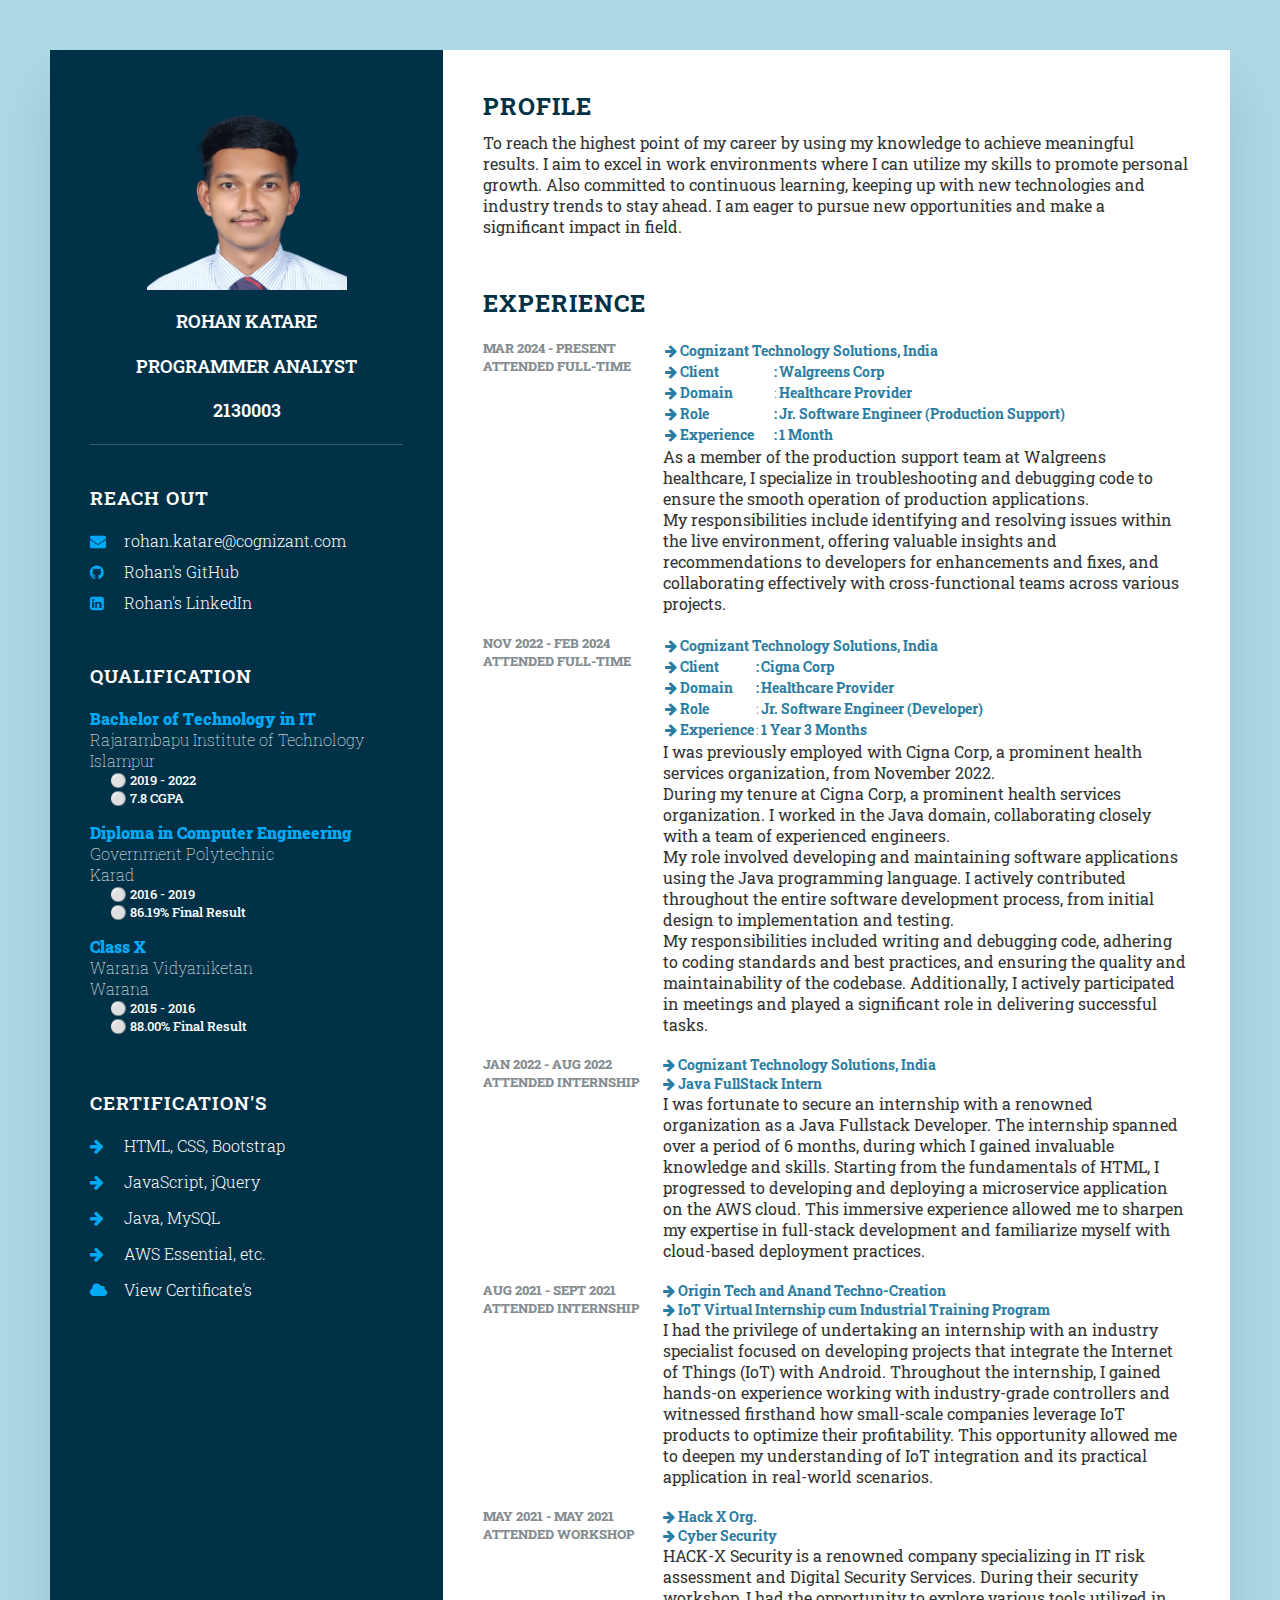
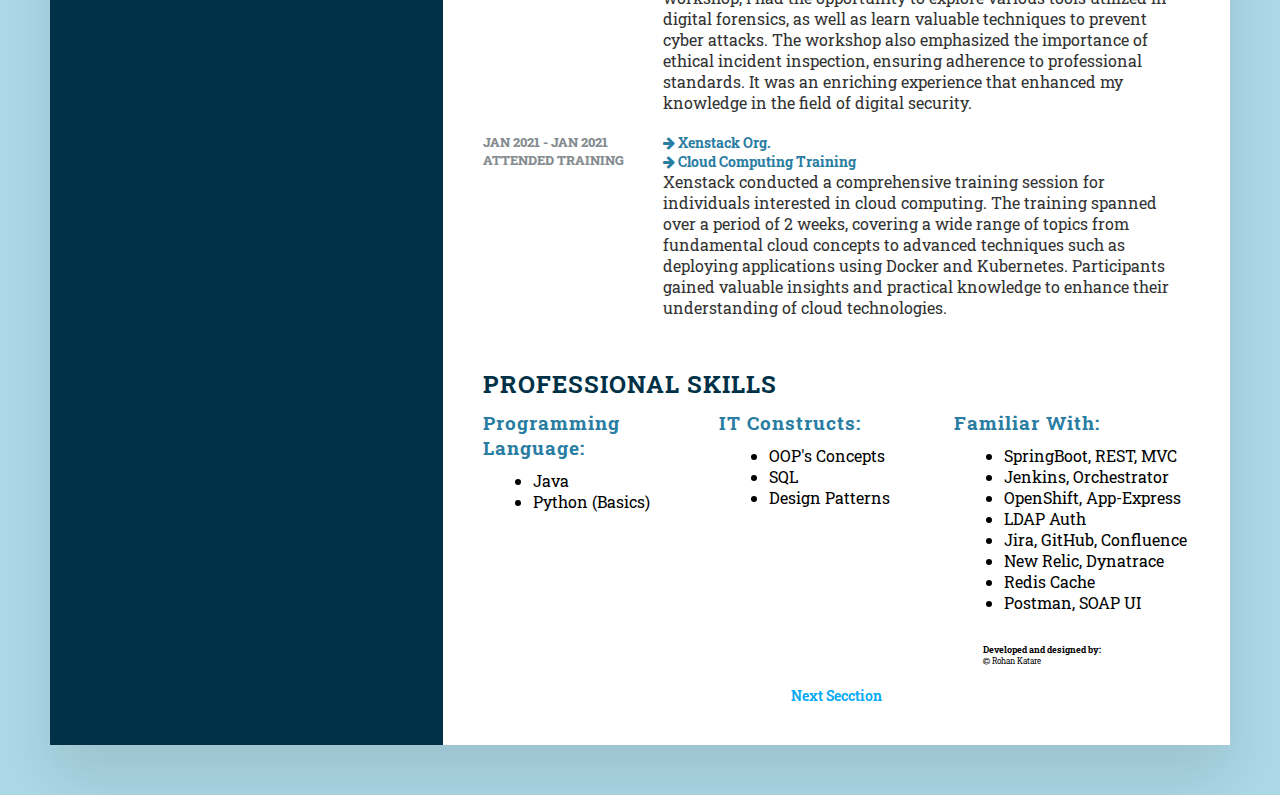
<file: resume/org/index.html>
<!DOCTYPE html>
<html lang="en">

<head>
    <meta charset="UTF-8">
    <meta name="description" 
          content="Open in chrome app for better view.">
    <meta name="keywords" 
          content="HTML,CSS">
    <meta name="author" 
          content="Rohan Katare">
    <!-- <meta http-equiv="X-UA-Compatible" 
          content="IE=edge"> -->
    <meta name="viewport" 
          content="width=device-width, initial-scale=1">
    <title>Rohan's Resume</title>
    <link rel="icon" 
          type="image/png" 
          href="../comp/logo.png">
    <link rel="stylesheet" 
          href="https://cdnjs.cloudflare.com/ajax/libs/font-awesome/4.7.0/css/font-awesome.css"
          integrity="sha512-5A8nwdMOWrSz20fDsjczgUidUBR8liPYU+WymTZP1lmY9G6Oc7HlZv156XqnsgNUzTyMefFTcsFH/tnJE/+xBg=="
          crossorigin="anonymous" 
          referrerpolicy="no-referrer" />
    <link rel="stylesheet" 
          href="../comp/style.css" type="text/css">
</head>

<body>

    <!-- Starting themain container -->
    <div class="container">


        <!-- Starting of left side section  -->
        <div class="left_side">


            <!-- Adding profile image and content -->
            <div class="profileText">
                <div class="imgBx">
                    <img src="../comp/self_tr.png" alt="Rohan Katare" onContextMenu="return false;">
                </div>
                <h2> Rohan Katare </h2>
                <h2> Programmer Analyst </h2>
                <h2> 2130003 </h2>
            </div>
            <!-- Profile section over -->




            <!-- Starting of contact section -->
            <div class="contactInfo">
                <h3 class="title">Reach Out</h3>
                <ul>
                    <!-- <li>
                        <span class="icon"><i class="fa fa-phone" aria-hidden="true"></i></span>
                        <span class="text">+91 xxxxxxxxxx</span>
                    </li> -->

                    <li>
                        <span  class="icon"><i class="fa fa-envelope" aria-hidden="true"></i></span>
                        <span  class="text">
                            <a href="mailto:rohan.katare@cognizant.com">
                                rohan.katare@cognizant.com
                            </a>
                        </span>
                    </li>

                    <li>
                        <span  class="icon"><i class="fa fa-github" aria-hidden="true"></i></span>
                        <span  class="text">
                            <a rel="noopener" 
                               href="https://github.com/RohanWork" 
                               target="_blank">
                                Rohan's GitHub
                            </a>
                        </span>
                    </li>

                    <li>
                        <span  class="icon"><i class="fa fa-linkedin-square" aria-hidden="true"></i></span>
                        <span  class="text">
                            <a rel="noopener" 
                               href="https://in.linkedin.com/in/rohan-k-30b3b0218?trk=people-guest_people_search-card"
                               target="_blank">Rohan's LinkedIn
                            </a>
                        </span>
                    </li>
                </ul>
            </div>
            <!-- End of contact information section -->



            <!-- Starting of education information section -->
            <div class="contactInfo education">
                <h3 class="title">Qualification</h3>
                <ul>
                    <li>
                        <h4>Bachelor of Technology in IT</h4>
                        <h4>Rajarambapu Institute of Technology
                        <br>Islampur</h4>
                        <h5 class="li_spacing">⚪ 2019 - 2022</h5>
                        <h5 class="li_spacing">⚪ 7.8 CGPA</h5>
                    </li>

                    <li>
                        <h4>Diploma in Computer Engineering</h4>
                        <h4>Government Polytechnic
                        <br>Karad</h4>
                        <h5 class="li_spacing">⚪ 2016 - 2019</h5>
                        <h5 class="li_spacing">⚪ 86.19% Final Result</h5>
                    </li>

                    <li>
                        <h4>Class X</h4>
                        <h4>Warana Vidyaniketan
                        <br>Warana
                        </h4>
                        <h5 class="li_spacing"> ⚪ 2015 - 2016</h5>
                        <h5 class="li_spacing"> ⚪ 88.00% Final Result</h5>
                    </li>
                </ul>
            </div>
            <!-- End of education information section  -->



            <!-- Starting of education information section -->
            <div class="contactInfo education">
                <h3 class="title">Certification's</h3>
                <ul>
                    <li>
                        <span class="icon"><i class="fa fa-arrow-right" aria-hidden="true"></i></span>
                        <span class="text">HTML, CSS, Bootstrap</span>
                    </li>
                    <li>
                        <span class="icon"><i class="fa fa-arrow-right" aria-hidden="true"></i></span>
                        <span class="text">JavaScript, jQuery</span>
                    </li>
                    <li>
                        <span class="icon"><i class="fa fa-arrow-right" aria-hidden="true"></i></span>
                        <span class="text">Java, MySQL</span>
                    </li>
                    <li>
                        <span class="icon"><i class="fa fa-arrow-right" aria-hidden="true"></i></span>
                        <span class="text">AWS Essential, etc.</span>
                    </li>
                    <li>
                        <span class="icon"><i class="fa fa-cloud" aria-hidden="true"></i></span>
                        <span class="text"><a rel="noopener" href="https://drive.google.com/drive/folders/10rfqyxVENRtgfe1qqlviIvshdRR1Pgi-?usp=sharing" target="_blank"> View Certificate's </a> </span>
                    </li>
                </ul>
            </div>
            <!-- End of education information section  -->

        </div>
        <!-- End of left side navigation section -->





        <!-- Started right side navigation section -->
        <div class="right_side">

            <div class="about">
                <h2 class="title2">Profile</h2>
                <p>
                    To reach the highest point of my career by using my knowledge to achieve meaningful results. 
                    I aim to excel in work environments where I can utilize my skills to promote personal growth. 
                    Also committed to continuous learning, keeping up with new technologies and industry trends to stay ahead. 
                    I am eager to pursue new opportunities and make a significant impact in field.
                </p>
            </div>


            <!-- Starting of experience section -->
            <div class="about">
                <h2 class="title2">Experience</h2>
<!-------------------------------------------------------Add experiences from below line------------------------------------------------------->

                <!-- Experience 6 -->
                <div class="box">
                    <div class="year_company">
                        <h5>Mar 2024 - Present</h5>
                        <h5>Attended Full-Time</h5>
                    </div>
                    <div class="text">
                        <table class="custom">
                            <tr>
                                <td colspan="3">
                                    <h5>
                                        <span class="icon"><i class="fa fa-arrow-right" aria-hidden="true"></i></span>
                                        Cognizant Technology Solutions, India
                                    </h5>
                                </td>
                            </tr>
                            <tr>
                                <td colspan="1">
                                    <h5>
                                        <span class="icon"><i class="fa fa-arrow-right" aria-hidden="true"></i></span>
                                        Client
                                    </h5>
                                </td>
                                <td><h5>:</h5></td>
                                <td colspan="2">
                                    <h5> 
                                        Walgreens Corp 
                                    </h5> 
                                </td>
                            </tr>
                            <tr>
                                <td colspan="1">
                                    <h5>
                                        <span class="icon"><i class="fa fa-arrow-right" aria-hidden="true"></i></span>
                                        Domain
                                    </h5>
                                </td>
                                <td>:</td>
                                <td colspan="2">
                                    <h5>
                                        Healthcare Provider
                                    </h5>
                                </td>
                            </tr>
                            <tr>
                                <td colspan="1">
                                    <h5>
                                        <span class="icon"><i class="fa fa-arrow-right" aria-hidden="true"></i></span>
                                        Role
                                    </h5>
                                </td>
                                <td><h5>:</h5></td>
                                <td colspan="3">
                                    <h5>
                                        Jr. Software Engineer (Production Support)
                                    </h5>
                                </td>
                            </tr>
                            <tr>
                                <td colspan="1">
                                    <h5>
                                        <span class="icon"><i class="fa fa-arrow-right" aria-hidden="true"></i></span>
                                        Experience
                                    </h5>
                                </td>
                                <td><h5>:</h5></td>
                                <td colspan="2">
                                    <h5> 
                                        1 Month
                                    </h5> 
                                </td>
                            </tr>
                        </table>
                        <p>
                            As a member of the production support team at Walgreens healthcare, 
                            I specialize in troubleshooting and debugging code to ensure the smooth operation of production applications. 
                            <br>
                            My responsibilities include identifying and resolving issues within the live environment, 
                            offering valuable insights and recommendations to developers for enhancements and fixes, 
                            and collaborating effectively with cross-functional teams across various projects.
                        </p>
                    </div>
                </div>

                <!-- Experience 5 -->
                <div class="box">
                    <div class="year_company">
                        <h5>Nov 2022 - Feb 2024</h5>
                        <h5>Attended Full-Time</h5>
                    </div>
                    <div class="text">
                        <table class="custom">
                            <tr>
                                <td colspan="3">
                                    <h5>
                                        <span class="icon"><i class="fa fa-arrow-right" aria-hidden="true"></i></span>
                                        Cognizant Technology Solutions, India
                                    </h5>
                                </td>
                            </tr>
                            <tr>
                                <td colspan="1">
                                    <h5>
                                        <span class="icon"><i class="fa fa-arrow-right" aria-hidden="true"></i></span>
                                        Client
                                    </h5>
                                </td>
                                <td><h5>:</h5></td>
                                <td colspan="2">
                                    <h5> 
                                        Cigna Corp 
                                    </h5> 
                                </td>
                            </tr>
                            <tr>
                                <td colspan="1">
                                    <h5>
                                        <span class="icon"><i class="fa fa-arrow-right" aria-hidden="true"></i></span>
                                        Domain
                                    </h5>
                                </td>
                                <td><h5>:</h5></td>
                                <td colspan="2">
                                    <h5>
                                        Healthcare Provider
                                    </h5>
                                </td>
                            </tr>
                            <tr>
                                <td colspan="1">
                                    <h5>
                                        <span class="icon"><i class="fa fa-arrow-right" aria-hidden="true"></i></span>
                                        Role
                                    </h5>
                                </td>
                                <td>:</td>
                                <td colspan="2">
                                    <h5>
                                        Jr. Software Engineer (Developer)
                                    </h5>
                                </td>
                            </tr>
                            <tr>
                                <td colspan="1">
                                    <h5>
                                        <span class="icon"><i class="fa fa-arrow-right" aria-hidden="true"></i></span>
                                        Experience
                                    </h5>
                                </td>
                                <td>:</td>
                                <td colspan="2">
                                    <h5> 
                                        1 Year 3 Months 
                                    </h5> 
                                </td>
                            </tr>
                        </table>
                        <p>
                                <!-- <span class="icon"><i class="fa fa-arrow-right" aria-hidden="true"></i></span> -->
                                <!-- As a Junior Software Engineer at Cognizant, a global IT services and consulting company,  -->
                                I was previously employed with Cigna Corp, a prominent health services organization, from November 2022. 
                            <br>
                                <!-- <span class="icon"><i class="fa fa-arrow-right" aria-hidden="true"></i></span> -->
                                During my tenure at Cigna Corp, a prominent health services organization. 
                                I worked in the Java domain, collaborating closely with a team of experienced engineers. 
                            <br>
                                <!-- <span class="icon"><i class="fa fa-arrow-right" aria-hidden="true"></i></span> -->
                                My role involved developing and maintaining software applications using the Java programming language. 
                                I actively contributed throughout the entire software development process, from initial design to implementation and testing. 
                            <br>
                                <!-- <span class="icon"><i class="fa fa-arrow-right" aria-hidden="true"></i></span> -->
                                My responsibilities included writing and debugging code, adhering to coding standards and best practices, 
                                and ensuring the quality and maintainability of the codebase. 
                                Additionally, I actively participated in meetings and played a significant role in delivering successful tasks.
                        </p>
                    </div> 

                </div>

                <!-- Experience 4 -->
                <div class="box">
                    <div class="year_company">
                        <h5>Jan 2022 - Aug 2022</h5>
                        <h5>Attended Internship</h5>
                    </div>
                    <div class="text">
                        <h5><span class="icon"><i class="fa fa-arrow-right" aria-hidden="true"></i></span>  Cognizant Technology Solutions, India</h5>
                        <h5><span class="icon"><i class="fa fa-arrow-right" aria-hidden="true"></i></span>  Java FullStack Intern</h5>
                        <p> I was fortunate to secure an internship with a renowned organization as a Java Fullstack Developer. 
                            The internship spanned over a period of 6 months, during which I gained invaluable knowledge and skills. 
                            Starting from the fundamentals of HTML, I progressed to developing and deploying a microservice application on the AWS cloud. 
                            This immersive experience allowed me to sharpen my expertise in full-stack development and familiarize myself with cloud-based deployment practices.</p>
                    </div>
                </div>


                <!-- Experience 3 -->
                <div class="box">
                    <div class="year_company">
                        <h5>Aug 2021 - Sept 2021</h5>
                        <h5>Attended Internship</h5>
                    </div>
                    <div class="text">
                        <h5><span class="icon"><i class="fa fa-arrow-right" aria-hidden="true"></i></span>  Origin Tech and Anand Techno-Creation</h5>
                        <h5><span class="icon"><i class="fa fa-arrow-right" aria-hidden="true"></i></span>  IoT Virtual Internship cum Industrial Training Program</h5>
                        <p> I had the privilege of undertaking an internship with an industry specialist focused on developing projects that integrate the Internet of Things (IoT) with Android. 
                            Throughout the internship, I gained hands-on experience working with industry-grade controllers and witnessed firsthand how small-scale companies leverage IoT products 
                            to optimize their profitability. This opportunity allowed me to deepen my understanding of IoT integration and its practical application in real-world scenarios.</p>
                    </div>
                </div>


                <!-- Experience 2 -->
                <div class="box">
                    <div class="year_company">
                        <h5>May 2021 - May 2021</h5>
                        <h5>Attended Workshop</h5>
                    </div>
                    <div class="text">
                        <h5><span class="icon"><i class="fa fa-arrow-right" aria-hidden="true"></i></span>  Hack X Org.</h5>
                        <h5><span class="icon"><i class="fa fa-arrow-right" aria-hidden="true"></i></span>  Cyber Security</h5>
                        <p> HACK-X Security is a renowned company specializing in IT risk assessment and Digital Security Services. 
                            During their security workshop, I had the opportunity to explore various tools utilized in digital forensics, 
                            as well as learn valuable techniques to prevent cyber attacks. The workshop also emphasized the importance of 
                            ethical incident inspection, ensuring adherence to professional standards. It was an enriching experience that 
                            enhanced my knowledge in the field of digital security.</p>
                    </div>
                </div>


                <!-- Experience 1 -->
                <div class="box">
                    <div class="year_company">
                        <h5>Jan 2021 - Jan 2021</h5>
                        <h5>Attended Training</h5>
                    </div>
                    <div class="text">
                        <h5><span class="icon"><i class="fa fa-arrow-right" aria-hidden="true"></i></span>  Xenstack Org.</h5>
                        <h5><span class="icon"><i class="fa fa-arrow-right" aria-hidden="true"></i></span>  Cloud Computing Training</h5>
                        <p> Xenstack conducted a comprehensive training session for individuals interested in cloud computing. 
                            The training spanned over a period of 2 weeks, covering a wide range of topics from fundamental cloud concepts 
                            to advanced techniques such as deploying applications using Docker and Kubernetes. Participants gained valuable insights 
                            and practical knowledge to enhance their understanding of cloud technologies.</p>
                    </div>
                </div>


            </div>
            <!-- End of experience section -->



            <!-- Starting of professional skills section -->
            <div>
                <h2 class="title2">Professional Skills</h2>
                <div class="container2">
                    
                    <div class="left_side2">
                        <div>
                            <h3 class="text1">Programming Language:</h3>
                            <ul>
                                <li>Java</li>
                                <li>Python (Basics)</li>
                                <!-- <li>JavaScript</li> -->
                                <!-- <li>C, C++, and C#</li> -->
                            </ul>
                        </div>
                    </div>
                    <!-- End of left side navigation section -->


                    <div class="mid2">
                        <div>
                            <h3 class="text1">IT Constructs:</h3>
                            <ul>
                                <!-- <li>DS and Algo</li> -->
                                <li>OOP's Concepts</li>
                                <!-- <li>Operating System</li> -->
                                <li>SQL</li>
                                <!-- <li>OS and DBMS</li> -->
                                <li>Design Patterns</li>
                            </ul>
                        </div>
                    </div>
                    <!-- End of left side navigation section -->


                    <div class="right_side2">
                        <div>
                            <h3 class="text1">Familiar With:</h3>
                            <ul>
                                <!-- <li>SpringBoot and React</li> -->
                                <!-- <li>HTML, CSS, and Bootstrap</li> -->
                                <!-- <li>IoT and Android</li> -->
                                <li>SpringBoot, REST, MVC</li>
                                <li>Jenkins, Orchestrator</li>
                                <li>OpenShift, App-Express</li>
                                <li>LDAP Auth</li>
                                <li>Jira, GitHub, Confluence</li>
                                <li>New Relic, Dynatrace</li>
                                <!-- <li>jUnit</li> -->
                                <li>Redis Cache</li>
                                <!-- <li>CyberSecurity</li> -->
                                <li>Postman, SOAP UI</li>
                            </ul>
                        </div>
                    </div>
                    <!-- End of sub-right side navigation section -->

                </div>
                <!-- End of sub container -->


            </div>
            <!-- End of professional Skills -->


            <!-- Starting of copyright section -->
            <div>
                <div class="container3">
                    <div class="left_side3">
                        <div>
                            <br>
                            <br>
                            <br>
                            <h3 class="text1">Developed and designed by:</h3>
                            <i class="fa fa-copyright" aria-hidden="true"></i> Rohan Katare
                        </div>
                    </div>
                </div>
                <!-- End of sub container -->

                <div class="button-center">
                    <button type="submit" onclick="window.location.href='../comp/support.html'"> Next Secction </button>
                </div>
            </div>
            <!-- End of copyright section -->


        </div>
        <!-- End of right side navigation section -->


    </div>
    <!-- End of main container -->

<script src="../comp/script.js"></script>

</body>

</html>
</file>
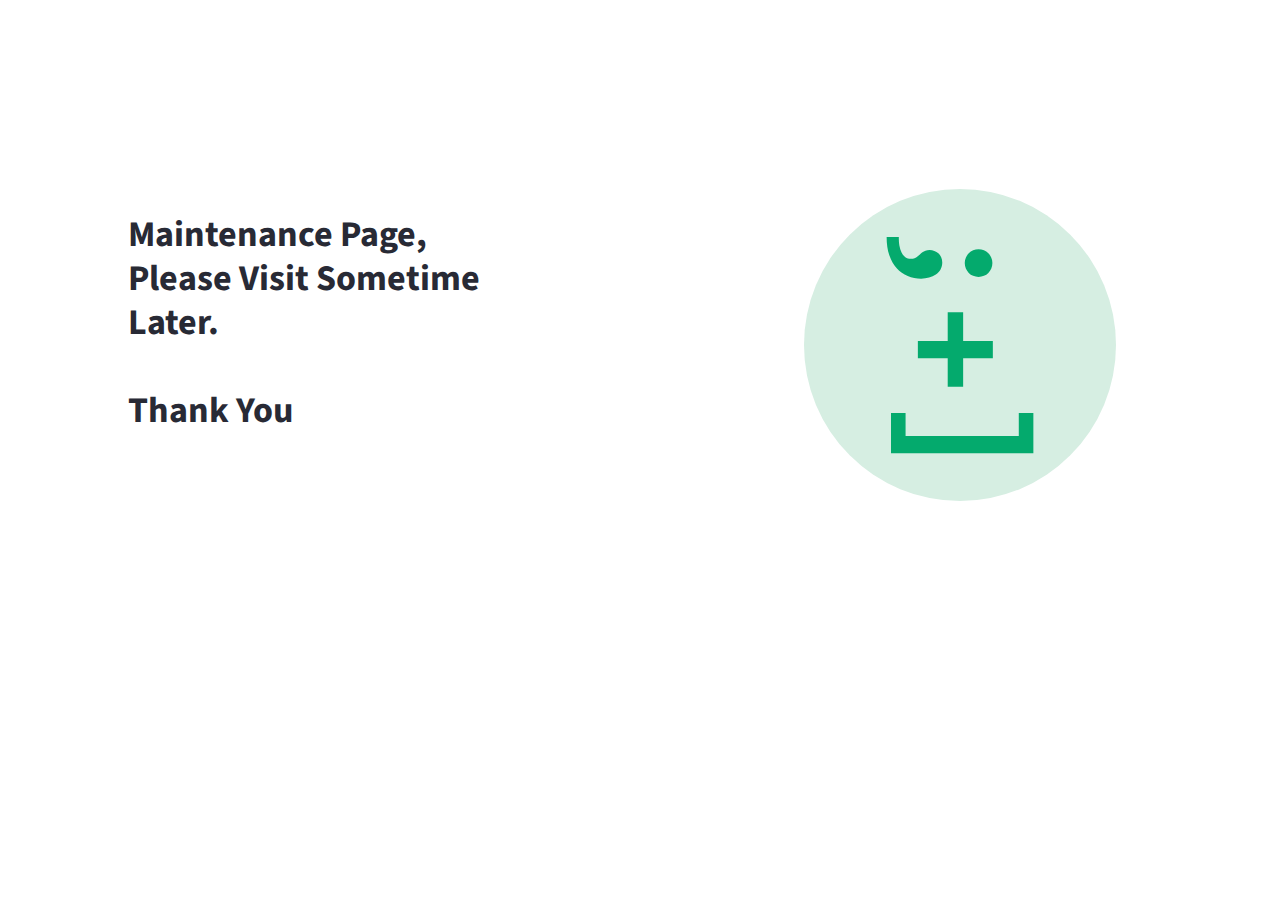
<file: resume/maintenance-page.html>
<html lang="en"><head>
    <meta charset="utf-8">
    <meta name="viewport" content="width=device-width,initial-scale=1">
    <link rel="icon" type="image/png" href="https://visitspace.w3spaces.com/resume_material/logo.png">
    <meta name="theme-color" content="#ffffff">
    <meta name="description" content="This preview session has expired.">
    <title>440 - Session Expired | W3 Spaces</title>
    <style>
      @import url("https://fonts.googleapis.com/css?family=Source+Sans+Pro:300,400,500,600,700");
      html,
      body {
        font-family: "Source Sans Pro", sans-serif;
        -webkit-font-smoothing: antialiased;
        -moz-osx-font-smoothing: grayscale;
        margin: 0;
        padding: 0;
        background-color: #ffffff;
      }
      .header {
        padding: 40px 50px;
      }
      @media only screen and (max-width: 650px) {
        .header {
          padding: 40px 20px;
        }
      }
      .body {
        *zoom: 1;
        padding-top: 109px;
      }
      @media only screen and (max-width: 650px) {
        .body {
          padding: 0px;
        }
      }      
      .body:before,
      .body:after {
        display: table;
        content: "";
        line-height: 0;
      }
      .body:after {
        clear: both;
      }
      .body > .-info-text {
        float: left;
        display: block;
        width: 50%;
      }
      @media only screen and (max-width: 650px) {
        .body > .-info-text {
          width: 100%;
        }
      }
      .body > .-info-text > .-inner-wrp {
        width: 60%;
        display: block;
        margin: 0 auto;
      }
      @media only screen and (max-width: 650px) {
        .body > .-info-text > .-inner-wrp {
          width: 90%;
          padding-left: 20px;
          margin: 0;
        }
      }
      .body > .-info-text > .-inner-wrp > .-pre-headline {
        font-style: normal;
        font-weight: normal;
        font-size: 30px;
        line-height: 36px;
        display: flex;
        align-items: center;
        color: #282a35;
      }
      .body > .-info-text > .-inner-wrp > .-headline {
        font-style: normal;
        font-weight: bold;
        font-size: 36px;
        line-height: 44px;
        display: flex;
        align-items: center;
        color: #282a35;
      }
      .body > .-info-text > .-inner-wrp > .-post-headline,
      .body > .-info-text > .-inner-wrp > .-details {
        font-style: normal;
        font-weight: normal;
        font-size: 16px;
        line-height: 21px;
        color: #152536;
        opacity: 0.7;
      }
      .body > .-info-text > .-inner-wrp > .-post-headline > .-homepage-link {
        color: #152536 !important;
      }
      .-helpful-links-header {
        margin-top: 20px;
      }
      .-helpful-links-header  ul {
        padding-left: 25px;
      }
      .-helpful-links-header-text {
        font-weight: 600;
      }
      .-helpful-link-item {
        color: #152536 !important;
      }
      .body > .-info-text > .-inner-wrp > .-details {
        font-weight: bold;
        opacity: 1;
        padding-top: 20px;
      }
      .body > .-img-wrp {
        float: left;
        display: block;
        width: 50%;
      }
      @media only screen and (max-width: 650px) {
        body .body > .-img-wrp {
          display: none;
        }
      }
      .body > .-img-wrp > .-circle {
        position: relative;
        display: block;
        margin: 0 auto;
        width: 312px;
        height: 312px;
        background-color: #d6eee2;
        -webkit-border-radius: 50%;
        -moz-border-radius: 50%;
        border-radius: 50%;
        -moz-background-clip: padding;
        -webkit-background-clip: padding-box;
        background-clip: padding-box;
      }
      .body > .-img-wrp > .-circle > .-smile-icon {
        width: 148px;
        height: 217px;
        position: absolute;
        top: 50%;
        left: 50%;
        margin-top: -108.5px;
        margin-left: -74px;
      }
    </style>

    
  </head>
  <body>
    <div class="header">
      <!-- <div class="-logo-wrp">
        <a href="https://www.w3schools.com"><svg width="40" height="38" viewBox="0 0 40 38" fill="none" xmlns="http://www.w3.org/2000/svg">
            <g clip-path="url(#clip0)">
              <path d="M33.693 7.90419C33.693 7.90419 34.699 8.98204 36.1042 8.98204C37.2139 8.98204 38.0203 8.31138 38.0203 7.39321C38.0203 6.26746 36.9904 5.7485 35.7449 5.7485H35.0103L34.5712 4.75848L36.5193 2.4511C36.9345 1.95609 37.2858 1.64471 37.2858 1.64471C37.2858 1.64471 36.9744 1.66068 36.3437 1.66068H33.174V0L39.665 0V1.21357L37.0622 4.22355C38.5313 4.43114 39.9684 5.47705 39.9684 7.32136C39.9684 9.13373 38.5952 10.8104 36.2239 10.8104C33.9644 10.8104 32.7109 9.38922 32.7109 9.38922L33.693 7.90419Z" fill="#04AA6D"></path>
              <path d="M21.0301 10.1478L29.6049 25.4132L33.8364 17.8683L25.7406 3.45715H16.3195L12.4153 10.4112L8.5111 3.45715H0.0400391L12.3674 25.4132L12.4153 25.3334L12.4632 25.4132L21.0301 10.1478Z" fill="#04AA6D"></path>
              <path d="M0.12793 35.7604H1.38142C1.38142 36.1277 1.70078 36.479 2.26765 36.479C2.7946 36.479 3.14589 36.2155 3.14589 35.8642C3.14589 35.5608 2.91436 35.4251 2.51516 35.3372L1.79659 35.1536C0.583019 34.8342 0.271642 34.1875 0.271642 33.5009C0.271642 32.6626 1.10198 31.8961 2.27563 31.8961C3.23372 31.8961 4.31955 32.3831 4.30358 33.5808H3.03412C3.03412 33.2135 2.69879 32.9819 2.31555 32.9819C1.90038 32.9819 1.61296 33.2215 1.61296 33.5568C1.61296 33.8362 1.87643 33.9959 2.18781 34.0678L3.05009 34.2993C4.26366 34.6107 4.47923 35.3692 4.47923 35.8642C4.47923 36.958 3.38541 37.5568 2.2916 37.5568C1.22973 37.5568 0.151882 36.9101 0.12793 35.7604Z" fill="#04AA6D"></path>
              <path d="M5.58887 34.7225C5.58887 33.0139 6.96212 31.8961 8.51901 31.8961C9.45314 31.8961 10.2116 32.3113 10.7066 32.934L9.76452 33.6845C9.48507 33.3492 9.02998 33.1416 8.54296 33.1416C7.60883 33.1416 6.93817 33.8123 6.93817 34.7225C6.93817 35.6247 7.60883 36.3113 8.54296 36.3113C9.02998 36.3113 9.48507 36.1037 9.76452 35.7684L10.7066 36.5189C10.2116 37.1416 9.45314 37.5568 8.51901 37.5568C6.96212 37.5568 5.58887 36.431 5.58887 34.7225Z" fill="#04AA6D"></path>
              <path d="M17.158 34.3952V37.4132H15.8167V34.491C15.8167 33.6288 15.2977 33.1657 14.6989 33.1657C14.0842 33.1657 13.3257 33.525 13.3257 34.5709V37.4212H11.9844V29.1018H13.3337V32.8463C13.5971 32.1916 14.4674 31.8882 15.0023 31.8882C16.3916 31.8962 17.158 32.8303 17.158 34.3952Z" fill="#04AA6D"></path>
              <path d="M18.5635 34.7225C18.5635 33.0139 19.8888 31.8961 21.4218 31.8961C22.9547 31.8961 24.296 33.0139 24.296 34.7225C24.296 36.431 22.9547 37.5568 21.4218 37.5568C19.8888 37.5568 18.5635 36.431 18.5635 34.7225ZM22.9467 34.7225C22.9467 33.7963 22.2521 33.1416 21.4218 33.1416C20.5914 33.1416 19.9128 33.7963 19.9128 34.7225C19.9128 35.6646 20.5914 36.3113 21.4218 36.3113C22.2521 36.3113 22.9467 35.6646 22.9467 34.7225Z" fill="#04AA6D"></path>
              <path d="M25.4375 34.7225C25.4375 33.0139 26.7628 31.8961 28.2958 31.8961C29.8287 31.8961 31.17 33.0139 31.17 34.7225C31.17 36.431 29.8287 37.5568 28.2958 37.5568C26.7708 37.5568 25.4375 36.431 25.4375 34.7225ZM29.8207 34.7225C29.8207 33.7963 29.1261 33.1416 28.2958 33.1416C27.4654 33.1416 26.7868 33.7963 26.7868 34.7225C26.7868 35.6646 27.4654 36.3113 28.2958 36.3113C29.1341 36.3113 29.8207 35.6646 29.8207 34.7225Z" fill="#04AA6D"></path>
              <path d="M32.6553 37.4212V29.1018H33.9966V37.4212H32.6553Z" fill="#04AA6D"></path>
              <path d="M35.457 35.7604H36.7105C36.7105 36.1277 37.0299 36.479 37.5968 36.479C38.1237 36.479 38.475 36.2155 38.475 35.8642C38.475 35.5608 38.2435 35.4251 37.8443 35.3372L37.1257 35.1536C35.9121 34.8342 35.6007 34.1875 35.6007 33.5009C35.6007 32.6626 36.4311 31.8961 37.6047 31.8961C38.5628 31.8961 39.6486 32.3831 39.6327 33.5808H38.3552C38.3552 33.2135 38.0199 32.9819 37.6367 32.9819C37.2215 32.9819 36.9341 33.2215 36.9341 33.5568C36.9341 33.8362 37.1975 33.9959 37.5089 34.0678L38.3712 34.2993C39.5848 34.6107 39.8003 35.3692 39.8003 35.8642C39.8003 36.958 38.7065 37.5568 37.6127 37.5568C36.5508 37.5568 35.481 36.9101 35.457 35.7604Z" fill="#04AA6D"></path>
            </g>
            <defs>
              <clipPath id="clip0">
                <rect width="40" height="37.5569" fill="white"></rect>
              </clipPath>
            </defs>
        </svg>
        </a> -->
      </div>
    </div>
    <div class="body">
      <div class="-info-text">
        <div class="-inner-wrp">
          <h1 class="-headline">
            Maintenance Page, Please Visit Sometime Later.
            <br><br>Thank You
          </h1>
          <!-- <div class="-post-headline">
            You can go back to spaces and create a new one.
          </div> -->
          <!-- <div class="-post-headline -helpful-links-header">
            <span class="-helpful-links-header-text">Here are some helpful links instead:</span>
            <ul>
              <li>
                <a class="-helpful-link-item" href="https://www.w3schools.com/spaces/" target="_blank" rel="noopener noreferrer">Check out Spaces from W3schools</a>
              </li>
              <li>
                <a class="-helpful-link-item" href="https://www.w3schools.com/howto/howto_website_create_free.asp" target="_blank" rel="noopener noreferrer">Build a website with Spaces from W3schools</a>
              </li>
              <li>
                <a class="-helpful-link-item" href="https://support.w3schools.com/" target="_blank" rel="noopener noreferrer">Browse through support articles</a>
              </li>
            </ul>
          </div> -->
        </div>
      </div>
      <div class="-img-wrp">
        <div class="-circle">
          <svg class="-smile-icon" width="142" height="210" viewBox="0 0 142 210" fill="none" xmlns="http://www.w3.org/2000/svg">
            <path d="M11.8136 0C11.7148 2.96327 11.8926 5.74876 12.3272 8.31693C12.7816 10.8851 13.473 13.1372 14.441 15.0337C15.409 16.9302 16.6338 18.4316 18.1155 19.5181C19.5971 20.6046 21.3553 21.1578 23.3901 21.1578C24.8322 21.1578 26.057 20.9405 27.0645 20.5256C28.0721 20.1107 29.0006 19.5774 29.8105 18.9254C30.6205 18.2735 31.4107 17.6018 32.1811 16.8907C32.9516 16.1795 33.7615 15.488 34.6308 14.8559C35.5 14.2237 36.4878 13.6706 37.594 13.2557C38.7003 12.8409 40.0634 12.6235 41.6438 12.6235C43.1847 12.6235 44.6861 12.9001 46.148 13.4335C47.6099 13.9866 48.9137 14.7768 50.0398 15.8041C51.1856 16.8511 52.0943 18.1155 52.7857 19.6366C53.4772 21.138 53.8328 22.8567 53.8328 24.7927C53.8328 27.2226 53.2796 29.3957 52.1536 31.3317C51.0473 33.2677 49.5261 34.8876 47.6297 36.231C45.7134 37.5743 43.5403 38.5818 41.0907 39.2732C38.6411 39.9646 36.0729 40.3203 33.4059 40.3203C28.803 40.3203 24.4766 39.4708 20.4071 37.7916C16.3375 36.1124 12.8013 33.6035 9.7788 30.2451C6.75626 26.9065 4.36589 22.6987 2.60768 17.6611C0.849471 12.6235 0 6.7365 0 0H11.8136ZM102.351 25.2471C102.351 27.1238 101.996 28.882 101.304 30.5217C100.613 32.1614 99.6647 33.564 98.4399 34.7493C97.2348 35.9346 95.8124 36.8829 94.1728 37.5743C92.5331 38.2657 90.7946 38.6213 88.9772 38.6213C87.1004 38.6213 85.3422 38.2657 83.7025 37.5743C82.0629 36.8829 80.6603 35.9346 79.4749 34.7493C78.2896 33.564 77.3414 32.1416 76.65 30.5217C75.9585 28.882 75.6029 27.1238 75.6029 25.2471C75.6029 23.3703 75.9388 21.6121 76.65 20.012C77.3414 18.4118 78.2896 16.9894 79.4749 15.7844C80.6603 14.5596 82.0826 13.6113 83.7025 12.9199C85.3422 12.2285 87.1004 11.8729 88.9772 11.8729C90.8144 11.8729 92.5331 12.2285 94.1728 12.9199C95.8124 13.6113 97.2348 14.5596 98.4399 15.7844C99.645 16.9894 100.613 18.4118 101.304 20.012C101.996 21.6121 102.351 23.3703 102.351 25.2471Z" fill="#04AA6D"></path>
            <path d="M59.1272 117.267H30.2255V100.554H59.1075V72.8569H74.0424V100.554H102.786V117.267H74.0424V144.963H59.1075V117.267H59.1272Z" fill="#04AA6D"></path>
            <path d="M4.22766 170.309H18.3328V192.514H127.895V170.309H142V209.227H4.22766V170.309Z" fill="#04AA6D"></path>
          </svg>
        </div>
      </div>
    </div>
  

</body></html>
</file>
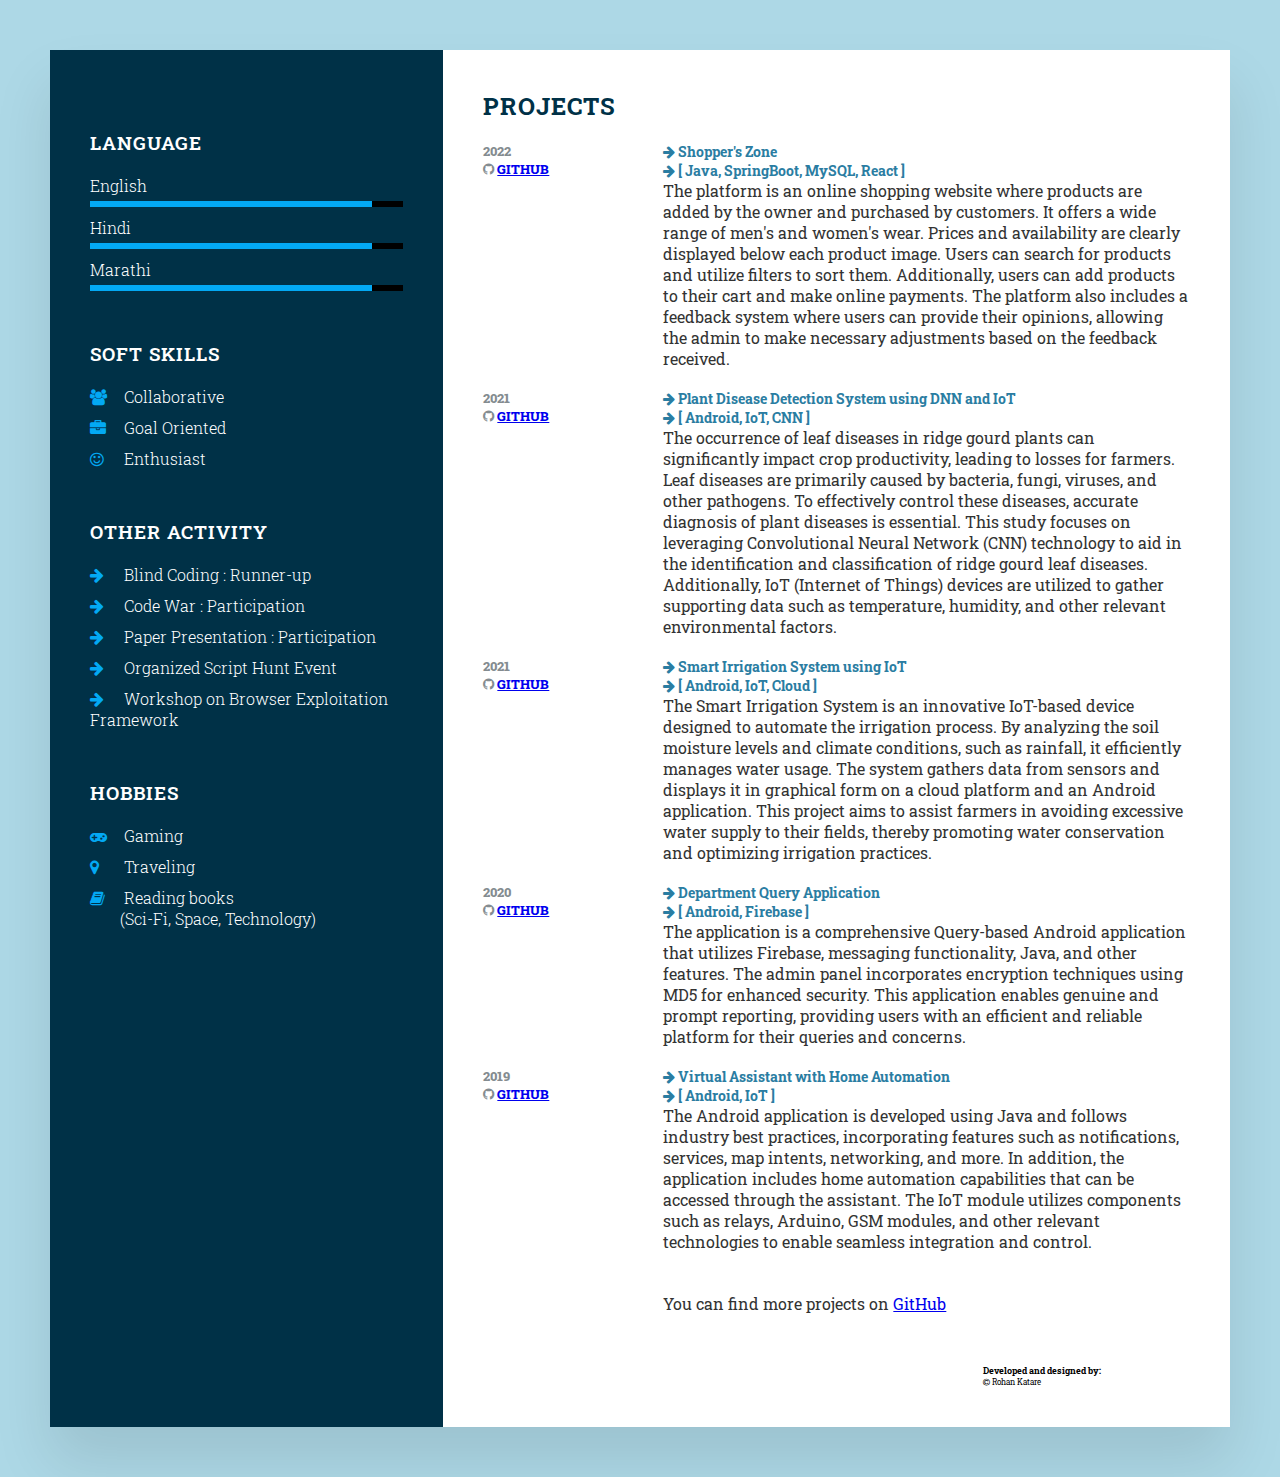
<file: resume/comp/support.html>
<!DOCTYPE html>
<html lang="en">

<head>
    <meta charset="UTF-8">
    <meta name="description" 
          content="This resume created using the HTML and CSS.">
    <meta name="keywords" 
          content="HTML,CSS">
    <meta name="author" 
          content="Rohan Katare">
    <!-- <meta http-equiv="X-UA-Compatible" content="IE=edge"> -->
    <meta name="viewport" 
          content="width=device-width, initial-scale=1">
    <title>Rohan's Resume</title>
    <link rel="icon" 
          type="image/png" 
          href="logo.png">
    <link rel="stylesheet" 
          href="https://cdnjs.cloudflare.com/ajax/libs/font-awesome/4.7.0/css/font-awesome.css"
          integrity="sha512-5A8nwdMOWrSz20fDsjczgUidUBR8liPYU+WymTZP1lmY9G6Oc7HlZv156XqnsgNUzTyMefFTcsFH/tnJE/+xBg=="
          crossorigin="anonymous" 
          referrerpolicy="no-referrer" />
    <link rel="stylesheet" 
          href="style.css" 
          type="text/css">
</head>

<body>

    <!-- Starting of main container -->
    <div class="container">

        <!-- Starting of left side section -->
        <div class="left_side">

            <!-- Starting of language section -->
            <div class="contactInfo language">
                <h3 class="title">Language</h3>
                <ul>
                    <li>
                        <span class="text">English</span>
                        <span class="percent">
                            <div style="width: 90%;"></div>
                        </span>
                    </li>

                    <li>
                        <span class="text">Hindi</span>
                        <span class="percent">
                            <div style="width: 90%;"></div>
                        </span>
                    </li>

                    <li>
                        <span class="text">Marathi</span>
                        <span class="percent">
                            <div style="width: 90%;"></div>
                        </span>
                    </li>
                </ul>
            </div>
            <!-- End of language section -->



            <!-- Starting of soft skill section -->
            <div class="contactInfo">
                <h3 class="title">Soft Skills</h3>
                <ul>
                    <li>
                        <span class="icon"><i class="fa fa-users" aria-hidden="true"></i></span>
                        <span class="text">Collaborative</span>
                    </li>

                    <li>
                        <span class="icon"><i class="fa fa-briefcase" aria-hidden="true"></i></span>
                        <span class="text">Goal Oriented</span>
                    </li>

                    <li>
                        <span class="icon"><i class="fa fa-smile-o" aria-hidden="true"></i></span>
                        <span class="text">Enthusiast</span>
                    </li>
                </ul>
            </div>
            <!-- End of contact information section -->



            <!-- Starting of extra activity section -->
            <div class="contactInfo language ani-zoom">
                <h3 class="title">Other Activity</h3>
                <ul>
                    <li>
                        <span class="icon"><i class="fa fa-arrow-right" aria-hidden="true"></i></span>
                        <span class="text">Blind Coding : Runner-up</span>
                    </li>

                    <li><span class="icon"><i class="fa fa-arrow-right" aria-hidden="true"></i></span>
                        <span class="text">Code War : Participation</span>
                    </li>

                    <li><span class="icon"><i class="fa fa-arrow-right" aria-hidden="true"></i></span>
                        <span class="text">Paper Presentation : Participation</span>
                    </li>

                    <li><span class="icon"><i class="fa fa-arrow-right" aria-hidden="true"></i></span>
                        <span class="text">Organized Script Hunt Event</span>
                    </li>

                    <li><span class="icon"><i class="fa fa-arrow-right" aria-hidden="true"></i></span>
                        <span class="text">Workshop on Browser Exploitation Framework</span>
                    </li>
                </ul>
            </div>
            <!-- End of extraactivity section -->



            <!-- Starting of hobbies section -->
            <div class="contactInfo language">
                <h3 class="title">Hobbies</h3>
                <ul>
                    <li>
                        <span class="icon"><i class="fa fa-gamepad" aria-hidden="true"></i></span>
                        <span class="text">Gaming</span>
                    </li>

                    <li><span class="icon"><i class="fa fa-map-marker" aria-hidden="true"></i></span>
                        <span class="text">Traveling</span>
                    </li>

                    <li><span class="icon"><i class="fa fa-book" aria-hidden="true"></i></span>
                        <span class="text">Reading books <br> <span class="hobby_space">(Sci-Fi, Space, Technology)</span></span>
                    </li>
                </ul>
            </div>
            <!-- End of hobbies section -->


            <!-- For balancing the index1 and index2 left side -->
            <div style="width: 200px; height: 200px;"></div>


        </div>
        <!-- End of left side navigation section -->





        <!-- Started right side navigation section -->
        <div class="right_side">

            <!-- Starting of project section -->
            <div class="about">
                <h2 class="title2">Projects</h2>

                <!-- Project 1 -->
                <div class="box">
                    <div class="year_company">
                        <h5>2022</h5>
                        <h5><span><i class="fa fa-github" aria-hidden="true"></i></span>
                            <a href="https://github.com/RohanWork/E-Commerce" rel="noopener" target="_blank">GitHub</a>
                        </h5>
                    </div>
                    <div class="text">
                        <h5><span class="icon"><i class="fa fa-arrow-right" aria-hidden="true"></i></span>  Shopper's Zone</h5>
                        <h5><span class="icon"><i class="fa fa-arrow-right" aria-hidden="true"></i></span>  [ Java, SpringBoot, MySQL, React ]</h5>
                        <p>The platform is an online shopping website where products are added by the owner and purchased by customers. 
                            It offers a wide range of men's and women's wear.
                            Prices and availability are clearly displayed below each product image. 
                            Users can search for products and utilize filters to sort them. 
                            Additionally, users can add products to their cart and make online payments. 
                            The platform also includes a feedback system where users can provide their opinions, 
                            allowing the admin to make necessary adjustments based on the feedback received.</p>
                    </div>
                </div>

                <!-- project 2 -->
                <div class="box">
                    <div class="year_company">
                        <h5>2021</h5>
                        <h5><span><i class="fa fa-github" aria-hidden="true"></i></span>
                            <a href="https://github.com/RohanWork/RidgeGourdDiseaseDetection" rel="noopener"
                                target="_blank">GitHub</a>
                        </h5>
                    </div>
                    <div class="text">
                        <h5><span class="icon"><i class="fa fa-arrow-right" aria-hidden="true"></i></span>  Plant Disease Detection System using DNN and IoT</h5>
                        <h5><span class="icon"><i class="fa fa-arrow-right" aria-hidden="true"></i></span>  [ Android, IoT, CNN ]</h5>
                        <p>The occurrence of leaf diseases in ridge gourd plants can significantly impact crop productivity, leading to losses for farmers. 
                            Leaf diseases are primarily caused by bacteria, fungi, viruses, and other pathogens. 
                            To effectively control these diseases, accurate diagnosis of plant diseases is essential. 
                            This study focuses on leveraging Convolutional Neural Network (CNN) technology to aid in the identification and classification of ridge gourd leaf diseases. 
                            Additionally, IoT (Internet of Things) devices are utilized to gather supporting data such as temperature, humidity, and other relevant environmental factors.</p>
                    </div>
                </div>


                <!-- project 3 -->
                <div class="box">
                    <div class="year_company">
                        <h5>2021</h5>
                        <h5><span><i class="fa fa-github" aria-hidden="true"></i></span>
                            <a href="https://github.com/RohanWork/smart-irrigation-system" rel="noopener"
                                target="_blank">GitHub</a>
                        </h5>
                    </div>
                    <div class="text">
                        <h5><span class="icon"><i class="fa fa-arrow-right" aria-hidden="true"></i></span>  Smart Irrigation System using IoT</h5>
                        <h5><span class="icon"><i class="fa fa-arrow-right" aria-hidden="true"></i></span>  [ Android, IoT, Cloud ]</h5>
                        <p>The Smart Irrigation System is an innovative IoT-based device designed to automate the irrigation process. 
                            By analyzing the soil moisture levels and climate conditions, such as rainfall, it efficiently manages water usage. 
                            The system gathers data from sensors and displays it in graphical form on a cloud platform and an Android application. 
                            This project aims to assist farmers in avoiding excessive water supply to their fields, thereby promoting water conservation 
                            and optimizing irrigation practices.</p>
                    </div>
                </div>

                <!-- project 4 -->
                <div class="box">
                    <div class="year_company">
                        <h5>2020</h5>
                        <h5><span><i class="fa fa-github" aria-hidden="true"></i></span>
                            <a href="https://github.com/RohanWork/ITQuery" rel="noopener" target="_blank">GitHub</a>
                        </h5>

                    </div>
                    <div class="text">
                        <h5><span class="icon"><i class="fa fa-arrow-right" aria-hidden="true"></i></span>  Department Query Application</h5>
                        <h5><span class="icon"><i class="fa fa-arrow-right" aria-hidden="true"></i></span>  [ Android, Firebase ]</h5>
                        <p>The application is a comprehensive Query-based Android application that utilizes Firebase, messaging functionality, Java, and other features. 
                            The admin panel incorporates encryption techniques using MD5 for enhanced security. 
                            This application enables genuine and prompt reporting, providing users with an efficient and reliable platform for their queries and concerns.</p>
                    </div>
                </div>

                <!-- project 5 -->
                <div class="box">
                    <div class="year_company">
                        <h5>2019</h5>
                        <h5><span><i class="fa fa-github" aria-hidden="true"></i></span>
                            <a href="https://github.com/RohanWork/virtual-assistant" rel="noopener"
                                target="_blank">GitHub</a>
                        </h5>
                    </div>
                    <div class="text">
                        <h5><span class="icon"><i class="fa fa-arrow-right" aria-hidden="true"></i></span>  Virtual Assistant with Home Automation</h5>
                        <h5><span class="icon"><i class="fa fa-arrow-right" aria-hidden="true"></i></span>  [ Android, IoT ]</h5>
                        <p>The Android application is developed using Java and follows industry best practices, incorporating features such as notifications, services, map intents, networking, and more. 
                            In addition, the application includes home automation capabilities that can be accessed through the assistant. 
                            The IoT module utilizes components such as relays, Arduino, GSM modules, and other relevant technologies to enable seamless integration and control.</p>
                    </div>
                </div>

                <!-- project 6 [NOTE] -->
                <div class="box">
                    <div class="year_company">
                        <!-- <h5>2019</h5> -->
                        <!-- <h5><span><i class="fa fa-github" aria-hidden="true"></i></span> -->
                            <!-- <a href="https://github.com/RohanWork/virtual-assistant" rel="noopener"
                                target="_blank">GitHub</a> -->
                        <!-- </h5> -->
                    </div>
                    <div class="text">
                        <!-- <h5><span class="icon"><i class="fa fa-arrow-right" aria-hidden="true"></i></span>  Virtual Assistant with Home Automation</h5> -->
                        <!-- <h5><span class="icon"><i class="fa fa-arrow-right" aria-hidden="true"></i></span>  [ Android, IoT ]</h5> -->
                        <br>
                        <p> You can find more projects on <a href="https://github.com/RohanWork" rel="noopener" target="_blank">GitHub</a> </p>
                    </div>
                </div>

            </div>
            <!-- End of project section -->



            <!-- Starting of copyright section -->
            <div>
                <div class="container3">
                    <div class="left_side3">
                        <div>
                            <h3 class="text1">Developed and designed by:</h3>
                            <i class="fa fa-copyright" aria-hidden="true"></i> Rohan Katare
                        </div>
                    </div>
                </div>
                <!-- End of sub container -->

                <!-- <div class="button-center">
                    <button type="submit" onclick="window.location.href='https://visitspace.w3spaces.com/'"> Previous Secction </button>
                </div> -->
            </div>
            <!-- End of copyright section -->


        </div>
        <!-- End of right side section -->


    </div>
    <!-- End of main container -->

<script src="script.js"></script>

</body>

</html>
</file>
<file: resume/comp/style.css>
@import url('https://fonts.googleapis.com/css2?family=Roboto+Slab&display=swap');

html * {
    margin: 0;
    padding: 0;
    box-sizing: border-box;
    font-family: 'Roboto Slab', Arial, sans-serif;
    /* font-family: 'Roboto Slab', 'Segoe UI', Tahoma, Arial, sans-serif; */
    -webkit-user-select: none;
    user-select: none;
}

/* Overlay with transparent layer */
/* body::after {
    content: "";
    position: fixed;
    top: 0;
    left: 0;
    width: 100%;
    height: 100%;
    background-color: rgba(255, 255, 255, 0.01);
    z-index: 9999;
} */

.overlay {
    position: fixed;
    top: 0;
    left: 0;
    width: 100%;
    height: 100%;
    background: rgba(0, 0, 0, 0.5); /* Transparent black overlay */
    z-index: 9999; /* Ensure it's on top of everything */
}

img{
    pointer-events: none;
}

body {
    background-color: #add8e6;
    display:flex;
    justify-content:center;
    align-items: center;
    min-height:100%;
}

.container{
    position:relative;
    width:100%;
    max-width: 100%;
    min-height: 100%;
    background: #fff;
    margin: 50px;
    display:grid;
    grid-template-columns: 1fr 2fr;
    box-shadow: 0 35px 55px rgba(0, 0, 0, 0.1);
}

.container .left_side{
    -webkit-user-select: none;
    user-select: none;
    position:relative;
    background: #003147;
    padding: 40px;
}

.profileText{
    position:relative;
    display: flex;
    flex-direction: column;
    align-items: center;
    padding-bottom: 20px;
    border-bottom: 1px solid rgba(255, 255, 255, 0.2);
}

.imgBx{
    position: relative;
    width: 200px;
    height: 200px;
    /* border-radius: 50%; */
    overflow: hidden;
}

.profileText .imgBx img{
    position: absolute;
    top: 0;
    left: 0;
    width: 100%;
    object-fit: cover;
}

.profileText h2{
    color: #fff;
    font-size: 1.1em;
    margin-top:20px;
    text-transform: uppercase;
    text-align: center;
    font-weight: 600;
    line-height: 1.4em;
}

.profileText h2 span{
    font-size: 0.8em;
    font-weight: 300;
}

.contactInfo{
    padding-top:40px;
}

.title{
    color:#fff;
    text-transform:uppercase;
    font-weight: 600;
    letter-spacing: 1px;
    margin-bottom: 20px;
}

.contactInfo ul{
    position: relative;
}

.contactInfo ul li{
    position: relative;
    list-style: none;
    margin: 10px 0;
    cursor: pointer;
}

.contactInfo ul li .icon{
    display: inline-block;
    width: 30px;
    font: size 16px;
    color: #03a9f4
}

.contactInfo ul li span {
    color: #fff;
    font-weight: 300;
}

.contactInfo ul li a{
    text-decoration:none;
    color: #fff;
    font-weight: 300;
}

.contactInfo.education li {
    margin-bottom:15px;
}

.contactInfo.education .li_spacing {
    margin-left:20px;
}

.contactInfo.education h5{
    color:#fff;
    font-weight:500;
}

.contactInfo.education h4:nth-child(2){
    color: #fff;
    font-weight: 100;
}

.contactInfo.education h4{
    color: #03a9f4;
    font-weight: 900;
}

.contactInfo.language .percent{
    position: relative;
    width: 100%;
    height: 6px;
    background:#000;
    display:block;
    margin-top:5px;
}

.contactInfo.language .percent div{
    position: absolute;
    top: 0;
    left: 0;
    height: 100%;
    background: #03a9f4;
}





.container .right_side{
    position: relative;
    background: #fff;
    padding: 40px;
}

.about{
    margin-bottom: 50px;
}

.about:last-child{
    margin-bottom:0;
}

.title2{
    color: #003147;
    text-transform: uppercase;
    letter-spacing:1px;
    margin-bottom:10px;
}

p{
    color: #333;
}

.about .box{
    display: flex;
    flex-direction: row;
    margin: 20px 0;
}

.about .box .year_company{
    min-width: 180px;
}

.about .box .year_company h5{
    text-transform: uppercase;
    color: #848c90;
    font-weight:800;
}

.about .box .text h5{
    color: #2a7da2;
    font-size: 14px;
    /* font-weight: 300; */
}

.custom{
    color: #2a7da2;
    font-size: 14px;
    font-weight: 300;
}



.container2{
    position:relative;
    width:auto;
    max-width: auto;
    min-height: auto;
    display:grid;
    grid-template-columns: 1fr 1fr 1fr;
}

.container2 .left_side2{
    position:relative;
    /* padding: 40px; */
    /* color: #000; */
    /* background: #003147; */
    margin-right: 30px;
}

.container2 .mid2{
    position:relative;
    /* padding: 40px; */
    /* color: #000; */
    /* background: #003147; */
    /* margin-left: 10px; */
}

.container2 .right_side2{
    position:relative;
    /* padding: 40px; */
    /* color: #000; */
    /* background: #03a9f4; */
    /* margin-left: 20px; */
}

.container2 .text1{
    color: #2a7da2;
    letter-spacing:1px;
    margin-bottom:10px;
}

.container2 ul{
    margin-left:50px;
}

.next_section{
    display: flex;
  justify-content: center;
  align-items: center;
  height: auto;
  /* border: 3px solid green; */
    /* justify-content:center;
    text-align:center; */
}

.button-center {
    display: flex;
    justify-content: center;
    /* margin-right: 150px; */
}

button{
    margin-top: 20px;
    background-color: Transparent;
    background-repeat:no-repeat;
    border: none;
    cursor:pointer;
    overflow: hidden;
    font-size: 14px;
    font-weight:600;
    color: #03a9f4;
}

.hobby_space{
    margin-left: 30px;
}



.container3{
    /* opacity: 0; */
    padding-left: 500px;
    font-size:8px;
    position:relative;
    width: 100%;;
    max-width: 100%;
    min-height: auto;
    display:grid;
    grid-template-columns: 1fr;
}

.container3 .right_side3{
    position:inline-block;
    padding-left: 350px;
    right: 0;
    bottom: 0;
}
</file>
